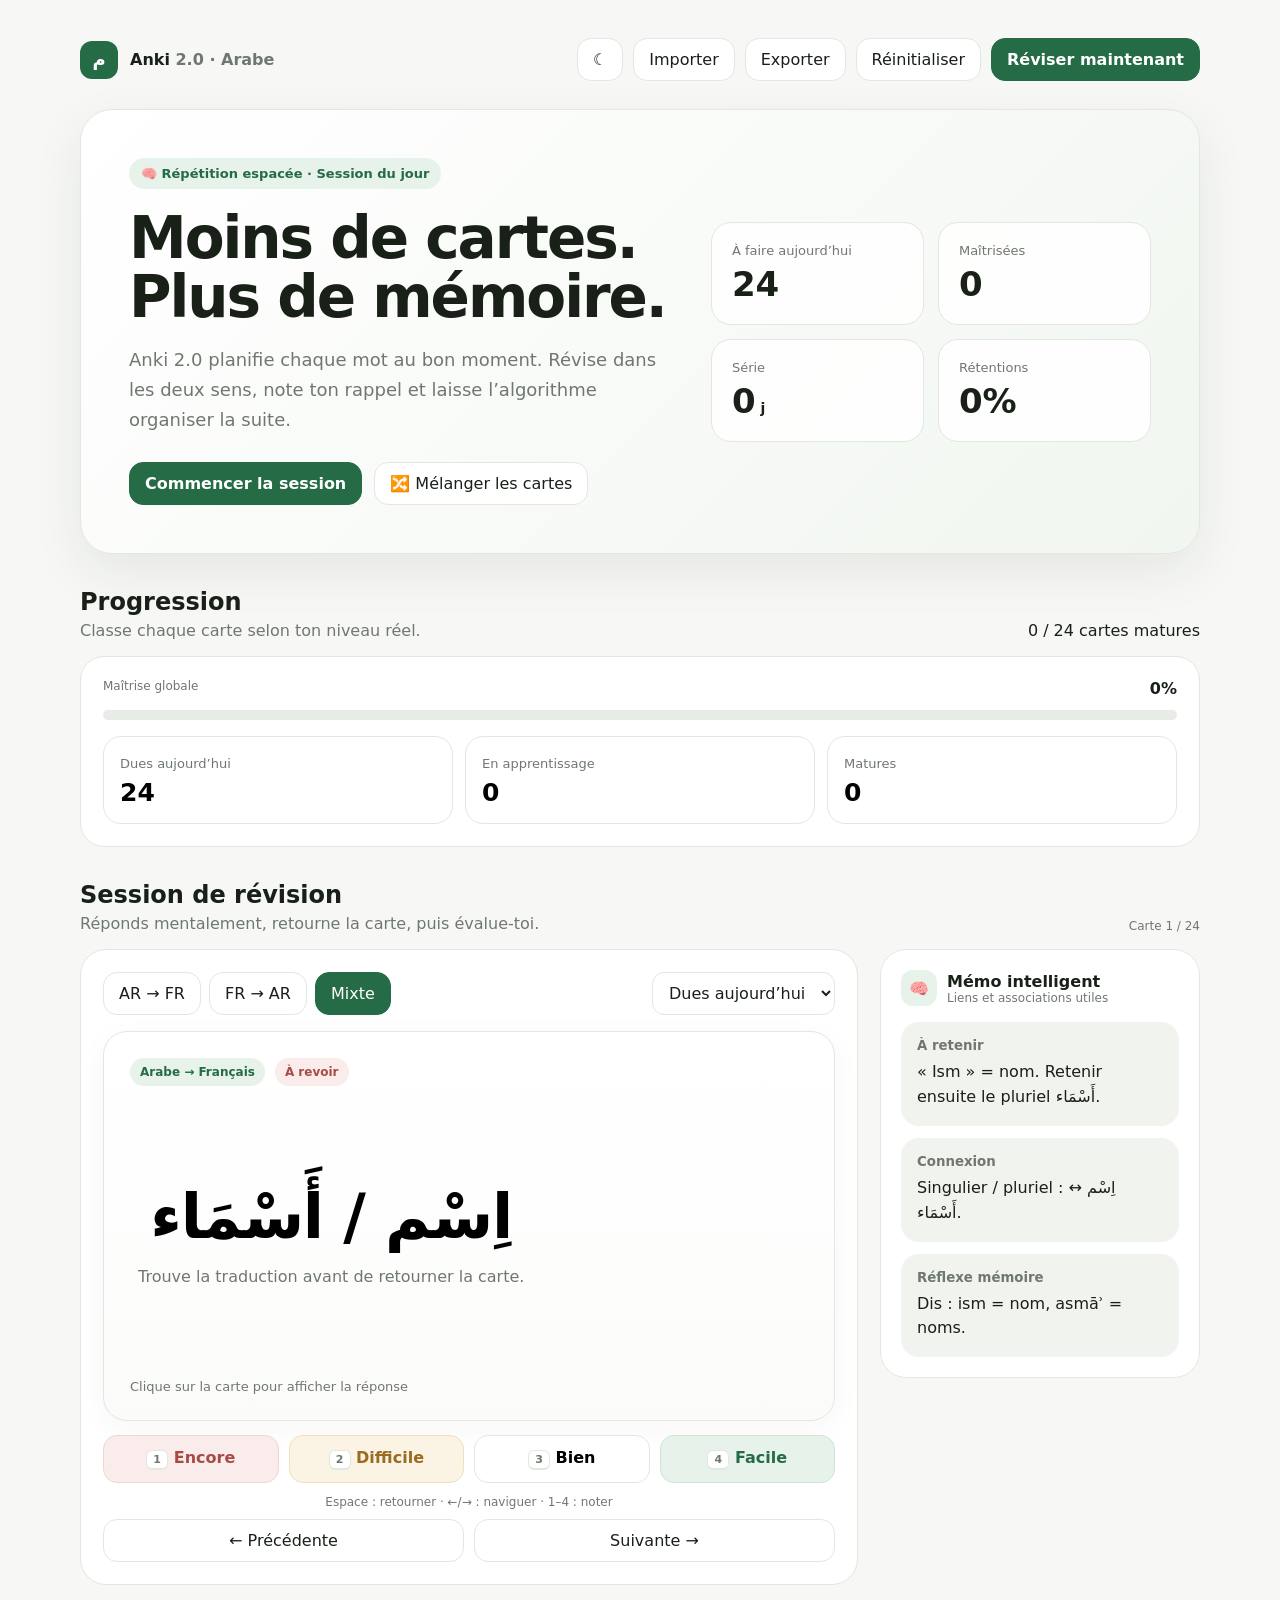
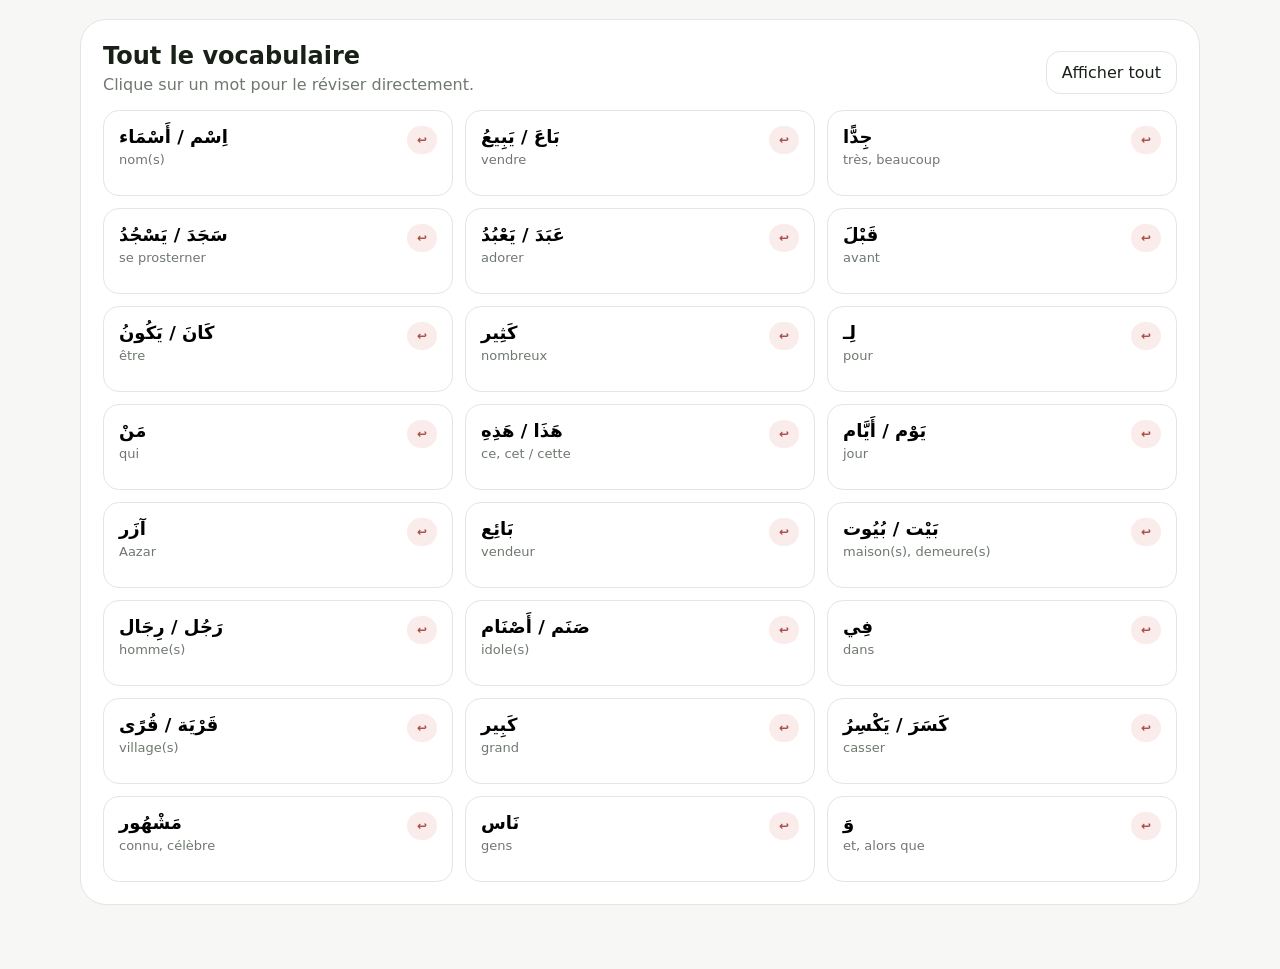
<file: murajaa_vocabulaire.html>
<!DOCTYPE html>
<html lang="fr">
<head>
  <meta charset="UTF-8" />
  <meta name="viewport" content="width=device-width, initial-scale=1.0" />
  <title>Anki 2.0 — Arabe ↔ Français</title>
  <style>
    :root{
      --bg:#f7f8f5;
      --surface:#ffffff;
      --surface-2:#f1f4ee;
      --text:#182018;
      --muted:#6f786f;
      --line:#e2e7df;
      --green:#246b46;
      --green-2:#e7f2eb;
      --amber:#9a6b20;
      --amber-bg:#fbf3e4;
      --red:#a74b47;
      --red-bg:#faecea;
      --shadow:0 18px 50px rgba(26,42,30,.08);
      --radius:24px;
    }
    *{box-sizing:border-box}
    html{scroll-behavior:smooth}
    body{
      margin:0;
      font-family:Inter, ui-sans-serif, system-ui, -apple-system, BlinkMacSystemFont, "Segoe UI", sans-serif;
      background:var(--bg);
      color:var(--text);
    }
    button,select{font:inherit}
    button{cursor:pointer}
    .page{max-width:1160px;margin:0 auto;padding:28px 20px 64px}
    .nav{
      display:flex;align-items:center;justify-content:space-between;
      gap:20px;padding:10px 0 28px;
    }
    .brand{display:flex;align-items:center;gap:12px;font-weight:750}
    .brand-mark{
      width:38px;height:38px;border-radius:12px;background:var(--green);
      color:#fff;display:grid;place-items:center;font-size:18px;
    }
    .nav-right{display:flex;align-items:center;gap:10px}
    .ghost,.primary,.seg button,.action{
      border:1px solid var(--line);background:var(--surface);color:var(--text);
      border-radius:14px;padding:11px 15px;transition:.18s ease;
    }
    .ghost:hover,.seg button:hover,.action:hover{transform:translateY(-1px);border-color:#cfd8cd}
    .primary{background:var(--green);color:#fff;border-color:var(--green);font-weight:700}
    .primary:hover{filter:brightness(.97);transform:translateY(-1px)}
    .hero{
      border:1px solid var(--line);background:linear-gradient(135deg,#fff 0%,#f1f6f0 100%);
      border-radius:32px;padding:48px;display:grid;grid-template-columns:1.1fr .9fr;
      gap:44px;align-items:center;box-shadow:var(--shadow);
    }
    .eyebrow{
      display:inline-flex;align-items:center;gap:8px;padding:8px 12px;
      background:var(--green-2);color:var(--green);border-radius:999px;
      font-size:13px;font-weight:700;margin-bottom:20px;
    }
    h1{font-size:clamp(34px,5vw,58px);line-height:1.02;letter-spacing:-.035em;margin:0 0 18px}
    .lead{font-size:18px;line-height:1.65;color:var(--muted);max-width:620px;margin:0}
    .hero-actions{display:flex;flex-wrap:wrap;gap:12px;margin-top:28px}
    .stats{display:grid;grid-template-columns:1fr 1fr;gap:14px}
    .stat{background:rgba(255,255,255,.85);border:1px solid var(--line);border-radius:20px;padding:20px}
    .stat .label{color:var(--muted);font-size:13px}
    .stat .value{font-size:34px;font-weight:800;margin-top:6px}
    .section{margin-top:34px}
    .section-head{display:flex;justify-content:space-between;align-items:end;gap:20px;margin-bottom:16px}
    .section-head h2{margin:0;font-size:24px}
    .section-head p{margin:5px 0 0;color:var(--muted)}
    .progress-wrap{background:var(--surface);border:1px solid var(--line);border-radius:24px;padding:22px}
    .progress-top{display:flex;justify-content:space-between;gap:12px;margin-bottom:12px}
    .progress-bar{height:10px;border-radius:999px;background:#e8ece6;overflow:hidden}
    .progress-fill{height:100%;width:0;background:var(--green);transition:.3s ease}
    .status-grid{display:grid;grid-template-columns:repeat(3,1fr);gap:12px;margin-top:16px}
    .status-card{border:1px solid var(--line);background:var(--surface);border-radius:18px;padding:16px;text-align:left}
    .status-card strong{display:block;font-size:25px;margin-top:6px}
    .status-card span{color:var(--muted);font-size:13px}
    .workspace{display:grid;grid-template-columns:minmax(0,1fr) 320px;gap:22px;align-items:start}
    .review-panel,.memo-panel{background:var(--surface);border:1px solid var(--line);border-radius:26px}
    .review-panel{padding:22px}
    .toolbar{display:flex;justify-content:space-between;align-items:center;gap:12px;flex-wrap:wrap;margin-bottom:16px}
    .seg{display:flex;gap:8px;flex-wrap:wrap}
    .seg button.active{background:var(--green);border-color:var(--green);color:#fff}
    select{border:1px solid var(--line);background:var(--surface);border-radius:12px;padding:10px 12px;color:var(--text)}
    .flashcard{
      width:100%;min-height:390px;border:1px solid var(--line);border-radius:24px;
      background:linear-gradient(180deg,#fff 0%,#fbfcfa 100%);padding:26px;
      display:flex;flex-direction:column;justify-content:space-between;text-align:center;
      transition:.2s ease;box-shadow:0 8px 30px rgba(31,45,34,.04)
    }
    .flashcard:hover{border-color:#cdd7ca;transform:translateY(-1px)}
    .card-meta{display:flex;justify-content:space-between;align-items:center;gap:10px}
    .pill{display:inline-flex;align-items:center;padding:7px 10px;border-radius:999px;font-size:12px;font-weight:750}
    .pill.green{background:var(--green-2);color:var(--green)}
    .pill.review{background:var(--red-bg);color:var(--red)}
    .pill.learning{background:var(--amber-bg);color:var(--amber)}
    .pill.mastered{background:var(--green-2);color:var(--green)}
    .question-wrap{padding:32px 8px}
    .question{font-size:clamp(36px,7vw,62px);font-weight:800;letter-spacing:-.02em}
    .question.fr{font-size:clamp(30px,5vw,48px)}
    .hint{margin-top:14px;color:var(--muted)}
    .answer{display:none;border-top:1px solid var(--line);padding-top:24px;margin-top:24px}
    .answer.show{display:block}
    .answer-label{font-size:12px;text-transform:uppercase;letter-spacing:.1em;color:var(--muted);font-weight:800}
    .answer-text{font-size:30px;font-weight:800;margin-top:8px}
    .card-footer{color:var(--muted);font-size:13px}
    .grading{display:grid;grid-template-columns:repeat(3,1fr);gap:10px;margin-top:14px}
    .grade{border:1px solid var(--line);border-radius:14px;padding:12px;background:var(--surface);font-weight:700}
    .grade.red{color:var(--red);background:var(--red-bg);border-color:#f1d6d2}
    .grade.amber{color:var(--amber);background:var(--amber-bg);border-color:#efdfbd}
    .grade.green{color:var(--green);background:var(--green-2);border-color:#cfe4d5}
    .pager{display:grid;grid-template-columns:1fr 1fr;gap:10px;margin-top:10px}
    .memo-panel{padding:20px;position:sticky;top:18px}
    .memo-title-row{display:flex;align-items:center;gap:10px;margin-bottom:16px}
    .memo-icon{width:36px;height:36px;border-radius:12px;background:var(--green-2);display:grid;place-items:center}
    .memo-box{background:var(--surface-2);border-radius:18px;padding:16px;margin-top:12px}
    .memo-box small{display:block;color:var(--muted);margin-bottom:7px;font-weight:700}
    .memo-box p{margin:0;line-height:1.55}
    .words{
      background:var(--surface);border:1px solid var(--line);border-radius:26px;padding:22px
    }
    .word-grid{display:grid;grid-template-columns:repeat(3,1fr);gap:12px;margin-top:16px}
    .word{
      border:1px solid var(--line);border-radius:16px;padding:15px;background:#fff;
      display:flex;justify-content:space-between;gap:12px;text-align:left;min-height:86px
    }
    .word:hover{border-color:#cbd5c8;background:#fcfdfb}
    .word-ar{font-size:18px;font-weight:800}
    .word-fr{margin-top:5px;color:var(--muted);font-size:13px}
    .word-badge{flex:none;align-self:flex-start}
    .empty{text-align:center;padding:50px 20px;color:var(--muted)}
    .tiny{font-size:12px;color:var(--muted)}
    .kbd{display:inline-flex;min-width:22px;justify-content:center;padding:2px 6px;border:1px solid var(--line);border-bottom-width:2px;border-radius:6px;background:var(--surface);font-size:11px;color:var(--muted)}
    .session-note{margin-top:12px;text-align:center;color:var(--muted);font-size:12px}
    body.dark{--bg:#111713;--surface:#18201b;--surface-2:#202a23;--text:#edf4ee;--muted:#9eaaa0;--line:#303b33;--green:#55b77c;--green-2:#203d2c;--amber-bg:#3b3020;--red-bg:#3d2423;--shadow:0 18px 50px rgba(0,0,0,.28)}
    body.dark .hero,body.dark .flashcard{background:linear-gradient(135deg,#18201b,#1d2921)}
    body.dark .word{background:var(--surface)}
    @media(max-width:900px){
      .hero,.workspace{grid-template-columns:1fr}
      .hero{padding:34px}
      .memo-panel{position:static}
      .word-grid{grid-template-columns:1fr 1fr}
    }
    @media(max-width:620px){
      .page{padding:18px 14px 40px}
      .nav-right .ghost{display:none}
      .hero{padding:26px 20px;border-radius:24px}
      .stats,.status-grid,.word-grid{grid-template-columns:1fr}
      .grading{grid-template-columns:1fr 1fr!important}
      .toolbar{align-items:stretch}
      .seg{width:100%}.seg button{flex:1}
      .flashcard{min-height:360px;padding:20px}
    }
  </style>
</head>
<body>
<div class="page">
  <nav class="nav">
    <div class="brand">
      <div class="brand-mark">م</div>
      <div>Anki <span style="color:var(--muted);font-weight:600">2.0 · Arabe</span></div>
    </div>
    <div class="nav-right">
      <button class="ghost" id="themeToggle" title="Mode sombre">☾</button>
      <button class="ghost" id="importBtn">Importer</button>
      <button class="ghost" id="exportBtn">Exporter</button>
      <button class="ghost" id="resetTop">Réinitialiser</button>
      <button class="primary" id="navStart">Réviser maintenant</button>
    </div>
  </nav>

  <header class="hero">
    <div>
      <div class="eyebrow">🧠 Répétition espacée · Session du jour</div>
      <h1>Moins de cartes.<br>Plus de mémoire.</h1>
      <p class="lead">Anki 2.0 planifie chaque mot au bon moment. Révise dans les deux sens, note ton rappel et laisse l’algorithme organiser la suite.</p>
      <div class="hero-actions">
        <button class="primary" id="heroStart">Commencer la session</button>
        <button class="ghost" id="shuffleHero">🔀 Mélanger les cartes</button>
      </div>
    </div>
    <div class="stats">
      <div class="stat"><div class="label">À faire aujourd’hui</div><div class="value" id="heroDue">24</div></div>
      <div class="stat"><div class="label">Maîtrisées</div><div class="value" id="heroMastered">0</div></div>
      <div class="stat"><div class="label">Série</div><div class="value"><span id="heroStreak">0</span><small style="font-size:14px"> j</small></div></div>
      <div class="stat"><div class="label">Rétentions</div><div class="value" id="heroPct">0%</div></div>
    </div>
  </header>

  <section class="section">
    <div class="section-head">
      <div>
        <h2>Progression</h2>
        <p>Classe chaque carte selon ton niveau réel.</p>
      </div>
      <div id="progressLabel">0 / 24 maîtrisés</div>
    </div>
    <div class="progress-wrap">
      <div class="progress-top">
        <span class="tiny">Maîtrise globale</span>
        <strong id="progressPct">0%</strong>
      </div>
      <div class="progress-bar"><div class="progress-fill" id="progressFill"></div></div>
      <div class="status-grid">
        <button class="status-card" data-filter="due"><span>Dues aujourd’hui</span><strong id="countReview">24</strong></button>
        <button class="status-card" data-filter="learning"><span>En apprentissage</span><strong id="countLearning">0</strong></button>
        <button class="status-card" data-filter="mastered"><span>Matures</span><strong id="countMastered">0</strong></button>
      </div>
    </div>
  </section>

  <section class="section" id="review">
    <div class="section-head">
      <div>
        <h2>Session de révision</h2>
        <p>Réponds mentalement, retourne la carte, puis évalue-toi.</p>
      </div>
      <div class="tiny" id="counter">Carte 1 / 24</div>
    </div>

    <div class="workspace">
      <div class="review-panel">
        <div class="toolbar">
          <div class="seg">
            <button class="active" data-mode="ar-fr">AR → FR</button>
            <button data-mode="fr-ar">FR → AR</button>
            <button data-mode="mixed">Mixte</button>
          </div>
          <select id="filter">
            <option value="all">Toutes les cartes</option>
            <option value="due">Dues aujourd’hui</option>
            <option value="learning">En cours</option>
            <option value="mastered">Maîtrisées</option>
          </select>
        </div>

        <button class="flashcard" id="flashcard">
          <div class="card-meta">
            <span class="pill green" id="directionPill">Arabe → Français</span>
            <span class="pill review" id="statusPill">À revoir</span>
          </div>

          <div class="question-wrap">
            <div class="question" id="question" dir="rtl">اِسْم / أَسْمَاء</div>
            <div class="hint" id="hint">Trouve la traduction avant de retourner la carte.</div>
            <div class="answer" id="answerBox">
              <div class="answer-label">Réponse</div>
              <div class="answer-text" id="answerText">nom(s)</div>
            </div>
          </div>

          <div class="card-footer">Clique sur la carte pour afficher la réponse</div>
        </button>

        <div class="grading" style="grid-template-columns:repeat(4,1fr)">
          <button class="grade red" data-grade="again"><span class="kbd">1</span> Encore</button>
          <button class="grade amber" data-grade="hard"><span class="kbd">2</span> Difficile</button>
          <button class="grade" data-grade="good"><span class="kbd">3</span> Bien</button>
          <button class="grade green" data-grade="easy"><span class="kbd">4</span> Facile</button>
        </div>
        <div class="session-note">Espace : retourner · ←/→ : naviguer · 1–4 : noter</div>

        <div class="pager">
          <button class="action" id="prev">← Précédente</button>
          <button class="action" id="next">Suivante →</button>
        </div>
      </div>

      <aside class="memo-panel">
        <div class="memo-title-row">
          <div class="memo-icon">🧠</div>
          <div>
            <strong>Mémo intelligent</strong>
            <div class="tiny">Liens et associations utiles</div>
          </div>
        </div>

        <div class="memo-box">
          <small>À retenir</small>
          <p id="memoMain">« Ism » = nom. Retenir ensuite le pluriel أَسْمَاء.</p>
        </div>
        <div class="memo-box">
          <small>Connexion</small>
          <p id="memoConnection">Singulier / pluriel : اِسْم ↔ أَسْمَاء.</p>
        </div>
        <div class="memo-box">
          <small>Réflexe mémoire</small>
          <p id="memoTip">Dis : ism = nom, asmāʾ = noms.</p>
        </div>
      </aside>
    </div>
  </section>

  <section class="section words">
    <div class="section-head">
      <div>
        <h2>Tout le vocabulaire</h2>
        <p>Clique sur un mot pour le réviser directement.</p>
      </div>
      <button class="ghost" id="showAll">Afficher tout</button>
    </div>
    <div class="word-grid" id="wordGrid"></div>
  </section>
</div>

<input type="file" id="importFile" accept="application/json" hidden>

<script>
const vocab = [
 {ar:'اِسْم / أَسْمَاء',fr:'nom(s)',memo:'« Ism » = nom. Retenir ensuite le pluriel أَسْمَاء.',conn:'Singulier / pluriel : اِسْم ↔ أَسْمَاء.',tip:'Dis : ism = nom, asmāʾ = noms.'},
 {ar:'بَاعَ / يَبِيعُ',fr:'vendre',memo:'Deux formes d’un même verbe : vendre.',conn:'بَاعَ = il a vendu ; يَبِيعُ = il vend.',tip:'Imagine un vendeur qui vend un objet.'},
 {ar:'جِدًّا',fr:'très, beaucoup',memo:'جِدًّا renforce le sens : très, beaucoup.',conn:'كَبِير جِدًّا = très grand.',tip:'Imagine un curseur poussé au maximum.'},
 {ar:'سَجَدَ / يَسْجُدُ',fr:'se prosterner',memo:'Même famille que سُجُود : prosternation.',conn:'س ج د → sujūd → se prosterner.',tip:'Le mot sujūd te donne directement le sens.'},
 {ar:'عَبَدَ / يَعْبُدُ',fr:'adorer',memo:'Même racine que عِبَادَة : adoration.',conn:'ع ب د relie adorer et adoration.',tip:'ʿIbāda → adoration → عَبَدَ.'},
 {ar:'قَبْلَ',fr:'avant',memo:'قَبْلَ signifie avant.',conn:'Apprends-le avec بَعْدَ = après.',tip:'قَبْلَ ↔ بَعْدَ.'},
 {ar:'كَانَ / يَكُونُ',fr:'être',memo:'Un des verbes les plus fréquents en arabe.',conn:'كَانَ renvoie souvent à « était » ; يَكُونُ au verbe être au présent/futur selon le contexte.',tip:'Quand tu vois كَانَ, pense « être ».'},
 {ar:'كَثِير',fr:'nombreux',memo:'كَثِير exprime une grande quantité.',conn:'Même idée que « beaucoup » ou « nombreux ».',tip:'Kathīr = beaucoup / nombreux.'},
 {ar:'لِـ',fr:'pour',memo:'Petite préposition attachée au mot suivant.',conn:'لِـ porte souvent l’idée de « pour » ou « à ».',tip:'Une lettre seulement : لِـ = pour.'},
 {ar:'مَنْ',fr:'qui',memo:'مَنْ sert à demander « qui ? » pour une personne.',conn:'Question sur une personne → مَنْ.',tip:'مَنْ ؟ = qui ?'},
 {ar:'هَذَا / هَذِهِ',fr:'ce, cet / cette',memo:'Deux démonstratifs à apprendre ensemble.',conn:'هَذَا masculin ; هَذِهِ féminin.',tip:'Duo : هذا / هذه.'},
 {ar:'يَوْم / أَيَّام',fr:'jour',memo:'يَوْم = jour ; أَيَّام = jours.',conn:'Singulier / pluriel irrégulier.',tip:'Yawm = jour.'},
 {ar:'آزَر',fr:'Aazar',memo:'C’est un nom propre.',conn:'Pas de traduction à construire : retiens le son Āzar.',tip:'Lis simplement : Āzar.'},
 {ar:'بَائِع',fr:'vendeur',memo:'بَائِع vient du même champ lexical que vendre.',conn:'بَاعَ = vendre ; بَائِع = vendeur.',tip:'Le vendeur est celui qui vend.'},
 {ar:'بَيْت / بُيُوت',fr:'maison(s), demeure(s)',memo:'بَيْت est un mot arabe très fréquent.',conn:'بَيْت = maison ; بُيُوت = maisons.',tip:'Bayt = maison.'},
 {ar:'رَجُل / رِجَال',fr:'homme(s)',memo:'Apprends directement le couple singulier / pluriel.',conn:'رَجُل = homme ; رِجَال = hommes.',tip:'Rajul / rijāl.'},
 {ar:'صَنَم / أَصْنَام',fr:'idole(s)',memo:'صَنَم signifie idole.',conn:'صَنَم = idole ; أَصْنَام = idoles.',tip:'Mémorise les deux formes ensemble.'},
 {ar:'فِي',fr:'dans',memo:'Une des prépositions les plus fréquentes.',conn:'فِي = dans / en selon la phrase.',tip:'Fī = dans.'},
 {ar:'قَرْيَة / قُرًى',fr:'village(s)',memo:'قَرْيَة signifie village.',conn:'قَرْيَة = village ; قُرًى = villages.',tip:'Qarya = village.'},
 {ar:'كَبِير',fr:'grand',memo:'كَبِير signifie grand.',conn:'Apprends-le avec صَغِير = petit.',tip:'كَبِير ↔ صَغِير.'},
 {ar:'كَسَرَ / يَكْسِرُ',fr:'casser',memo:'Visualise immédiatement quelque chose qui se brise.',conn:'Passé / présent du même verbe.',tip:'Objet cassé → كَسَرَ.'},
 {ar:'مَشْهُور',fr:'connu, célèbre',memo:'مَشْهُور décrit quelqu’un ou quelque chose de connu.',conn:'Une célébrité est مَشْهُور.',tip:'Mashhūr = célèbre.'},
 {ar:'نَاس',fr:'gens',memo:'نَاس désigne les gens, les personnes.',conn:'النَّاس = les gens.',tip:'An-nās = les gens.'},
 {ar:'وَ',fr:'et, alors que',memo:'وَ est une conjonction attachée au mot suivant.',conn:'Son sens le plus fréquent est simplement « et ».',tip:'وَ = et.'}
];

const DAY=86400000, today=()=>new Date().setHours(0,0,0,0);
const freshCard=()=>({due:today(),interval:0,ease:2.5,reps:0,lapses:0,last:null});
const saved = JSON.parse(localStorage.getItem('anki_arabe_v2') || 'null');
const state = saved || {cards:vocab.map(freshCard),mode:'mixed',filter:'due',order:vocab.map((_,i)=>i),cursor:0,revealed:false,direction:'ar-fr',history:[],streak:0,lastStudy:null,dark:false};
if(!state.cards || state.cards.length!==vocab.length) state.cards=vocab.map(freshCard);
state.history=state.history||[]; state.streak=state.streak||0;

const $ = id => document.getElementById(id);
$('filter').value=state.filter;
document.body.classList.toggle('dark',!!state.dark);

function save(){ localStorage.setItem('anki_arabe_v2', JSON.stringify(state)); }
function cardStatus(c){ return c.reps===0?'review':c.interval>=21?'mastered':'learning'; }
function counts(){
  return {
    review: state.cards.filter(c=>c.due<=Date.now()).length,
    learning: state.cards.filter(c=>cardStatus(c)==='learning').length,
    mastered: state.cards.filter(c=>cardStatus(c)==='mastered').length
  };
}
function filtered(){
  return state.order.filter(i => state.filter==='all' || (state.filter==='due' ? state.cards[i].due<=Date.now() : cardStatus(state.cards[i])===state.filter));
}
function current(){
  const a=filtered();
  if(!a.length) return null;
  if(state.cursor>=a.length) state.cursor=0;
  return a[state.cursor];
}
function pickDirection(){
  return state.mode==='mixed' ? (Math.random()<.5?'ar-fr':'fr-ar') : state.mode;
}
function statusLabel(s){
  return s==='mastered'?'Maîtrisé':s==='learning'?'En cours':'À revoir';
}
function updateStats(){
  const c=counts();
  const attempts=state.history.length, successes=state.history.filter(x=>x.grade!=='again').length;
  const pct=attempts?Math.round(successes/attempts*100):0;
  $('heroDue').textContent=c.review;
  $('heroMastered').textContent=c.mastered;
  $('heroStreak').textContent=state.streak;
  $('heroPct').textContent=pct+'%';
  $('countReview').textContent=c.review;
  $('countLearning').textContent=c.learning;
  $('countMastered').textContent=c.mastered;
  $('progressLabel').textContent=`${c.mastered} / ${vocab.length} cartes matures`;
  $('progressPct').textContent=pct+'%';
  $('progressFill').style.width=Math.round(c.mastered/vocab.length*100)+'%';
}
function renderCard(newDirection=true){
  const a=filtered(), idx=current();
  state.revealed=false;
  $('answerBox').classList.remove('show');
  if(idx===null){
    $('question').textContent='Aucune carte dans cette catégorie';
    $('question').className='question fr';
    $('question').dir='ltr';
    $('answerText').textContent='';
    $('counter').textContent='0 carte';
    $('statusPill').textContent='—';
    $('memoMain').textContent='Toutes les cartes de cette catégorie ont été déplacées.';
    $('memoConnection').textContent='Choisis une autre catégorie pour continuer.';
    $('memoTip').textContent='';
    return;
  }
  if(newDirection) state.direction=pickDirection();
  const v=vocab[idx];
  $('counter').textContent=`Carte ${state.cursor+1} / ${a.length}`;
  const s=cardStatus(state.cards[idx]);
  $('statusPill').textContent=statusLabel(s);
  $('statusPill').className=`pill ${s}`;
  $('memoMain').textContent=v.memo;
  $('memoConnection').textContent=v.conn;
  $('memoTip').textContent=v.tip;

  if(state.direction==='ar-fr'){
    $('directionPill').textContent='Arabe → Français';
    $('question').textContent=v.ar;
    $('question').className='question';
    $('question').dir='rtl';
    $('answerText').textContent=v.fr;
    $('answerText').dir='ltr';
  } else {
    $('directionPill').textContent='Français → Arabe';
    $('question').textContent=v.fr;
    $('question').className='question fr';
    $('question').dir='ltr';
    $('answerText').textContent=v.ar;
    $('answerText').dir='rtl';
  }
  $('hint').textContent='Trouve la traduction avant de retourner la carte.';
  save();
}
function renderWords(){
  const root=$('wordGrid');
  root.innerHTML='';
  vocab.forEach((v,i)=>{
    const b=document.createElement('button');
    b.className='word';
    const status=cardStatus(state.cards[i]);
    b.innerHTML=`
      <div>
        <div class="word-ar" dir="rtl">${v.ar}</div>
        <div class="word-fr">${v.fr}</div>
      </div>
      <span class="pill ${status} word-badge">${status==='mastered'?'✓':status==='learning'?'◐':'↩'}</span>
    `;
    b.addEventListener('click',()=>{
      state.filter='all';
      $('filter').value='all';
      state.cursor=state.order.indexOf(i);
      renderCard(true);
      document.getElementById('review').scrollIntoView({behavior:'smooth'});
    });
    root.appendChild(b);
  });
}
function refresh(){
  updateStats();
  renderCard(true);
  renderWords();
  document.querySelectorAll('.seg button').forEach(btn=>{
    btn.classList.toggle('active',btn.dataset.mode===state.mode);
  });
}
function grade(s){
  const idx=current();
  if(idx===null || !state.revealed) return;
  const c=state.cards[idx], now=Date.now();
  c.reps++;
  if(s==='again'){ c.lapses++; c.interval=0; c.ease=Math.max(1.3,c.ease-.2); c.due=now+10*60000; }
  if(s==='hard'){ c.interval=Math.max(1,Math.round((c.interval||1)*1.2)); c.ease=Math.max(1.3,c.ease-.15); c.due=today()+c.interval*DAY; }
  if(s==='good'){ c.interval=c.interval<1?1:Math.max(2,Math.round(c.interval*c.ease)); c.due=today()+c.interval*DAY; }
  if(s==='easy'){ c.interval=c.interval<1?4:Math.max(4,Math.round(c.interval*c.ease*1.3)); c.ease+=.15; c.due=today()+c.interval*DAY; }
  c.last=now; state.history.push({at:now,card:idx,grade:s});
  const d=new Date().toISOString().slice(0,10), yesterday=new Date(Date.now()-DAY).toISOString().slice(0,10);
  if(state.lastStudy!==d){ state.streak=state.lastStudy===yesterday?state.streak+1:1; state.lastStudy=d; }
  const a=filtered();
  if(state.cursor>=a.length) state.cursor=0;
  save();
  updateStats();
  renderWords();
  renderCard(true);
}
function shuffle(){
  for(let i=state.order.length-1;i>0;i--){
    const j=Math.floor(Math.random()*(i+1));
    [state.order[i],state.order[j]]=[state.order[j],state.order[i]];
  }
  state.cursor=0; save(); renderWords(); renderCard(true);
}
function resetAll(){
  if(!confirm('Réinitialiser toute la progression ?')) return;
  state.cards=vocab.map(freshCard); state.history=[]; state.streak=0; state.lastStudy=null;
  state.mode='mixed'; state.filter='due';
  state.order=vocab.map((_,i)=>i); state.cursor=0;
  $('filter').value='due';
  save(); refresh();
}

$('flashcard').addEventListener('click',()=>{
  if(current()===null) return;
  state.revealed=!state.revealed;
  $('answerBox').classList.toggle('show',state.revealed);
  $('hint').textContent=state.revealed?'Évalue maintenant ton niveau sur ce mot.':'Trouve la traduction avant de retourner la carte.';
});
document.querySelectorAll('.seg button').forEach(btn=>{
  btn.addEventListener('click',()=>{
    state.mode=btn.dataset.mode;
    state.cursor=0; save(); refresh();
  });
});
$('filter').addEventListener('change',e=>{
  state.filter=e.target.value; state.cursor=0; save(); renderCard(true);
});
document.querySelectorAll('.grade').forEach(btn=>{
  btn.addEventListener('click',()=>grade(btn.dataset.grade));
});
$('next').addEventListener('click',()=>{
  const a=filtered(); if(!a.length) return;
  state.cursor=(state.cursor+1)%a.length; renderCard(true);
});
$('prev').addEventListener('click',()=>{
  const a=filtered(); if(!a.length) return;
  state.cursor=(state.cursor-1+a.length)%a.length; renderCard(true);
});
document.querySelectorAll('.status-card').forEach(btn=>{
  btn.addEventListener('click',()=>{
    state.filter=btn.dataset.filter;
    $('filter').value=state.filter;
    state.cursor=0; save(); renderCard(true);
    document.getElementById('review').scrollIntoView({behavior:'smooth'});
  });
});
$('showAll').addEventListener('click',()=>{
  state.filter='all'; $('filter').value='all'; state.cursor=0; save(); renderCard(true);
});
$('heroStart').addEventListener('click',()=>document.getElementById('review').scrollIntoView({behavior:'smooth'}));
$('navStart').addEventListener('click',()=>document.getElementById('review').scrollIntoView({behavior:'smooth'}));
$('shuffleHero').addEventListener('click',shuffle);
$('resetTop').addEventListener('click',resetAll);

$('themeToggle').addEventListener('click',()=>{
  state.dark=!state.dark; document.body.classList.toggle('dark',state.dark); save();
});
$('exportBtn').addEventListener('click',()=>{
  const blob=new Blob([JSON.stringify({version:2,exportedAt:new Date().toISOString(),state},null,2)],{type:'application/json'});
  const a=document.createElement('a'); a.href=URL.createObjectURL(blob); a.download='anki-arabe-progression.json'; a.click(); URL.revokeObjectURL(a.href);
});
$('importBtn').addEventListener('click',()=>$('importFile').click());
$('importFile').addEventListener('change',async e=>{
  try{
    const data=JSON.parse(await e.target.files[0].text());
    if(!data.state || !Array.isArray(data.state.cards) || data.state.cards.length!==vocab.length) throw new Error();
    Object.assign(state,data.state); save(); location.reload();
  }catch{ alert('Fichier de progression invalide.'); }
});
document.addEventListener('keydown',e=>{
  if(e.target.matches('select,input')) return;
  if(e.code==='Space'){e.preventDefault();$('flashcard').click();}
  if(e.key==='ArrowRight') $('next').click();
  if(e.key==='ArrowLeft') $('prev').click();
  const grades={1:'again',2:'hard',3:'good',4:'easy'};
  if(grades[e.key]) document.querySelector(`[data-grade="${grades[e.key]}"]`).click();
});

refresh();
</script>
</body>
</html>
</file>
